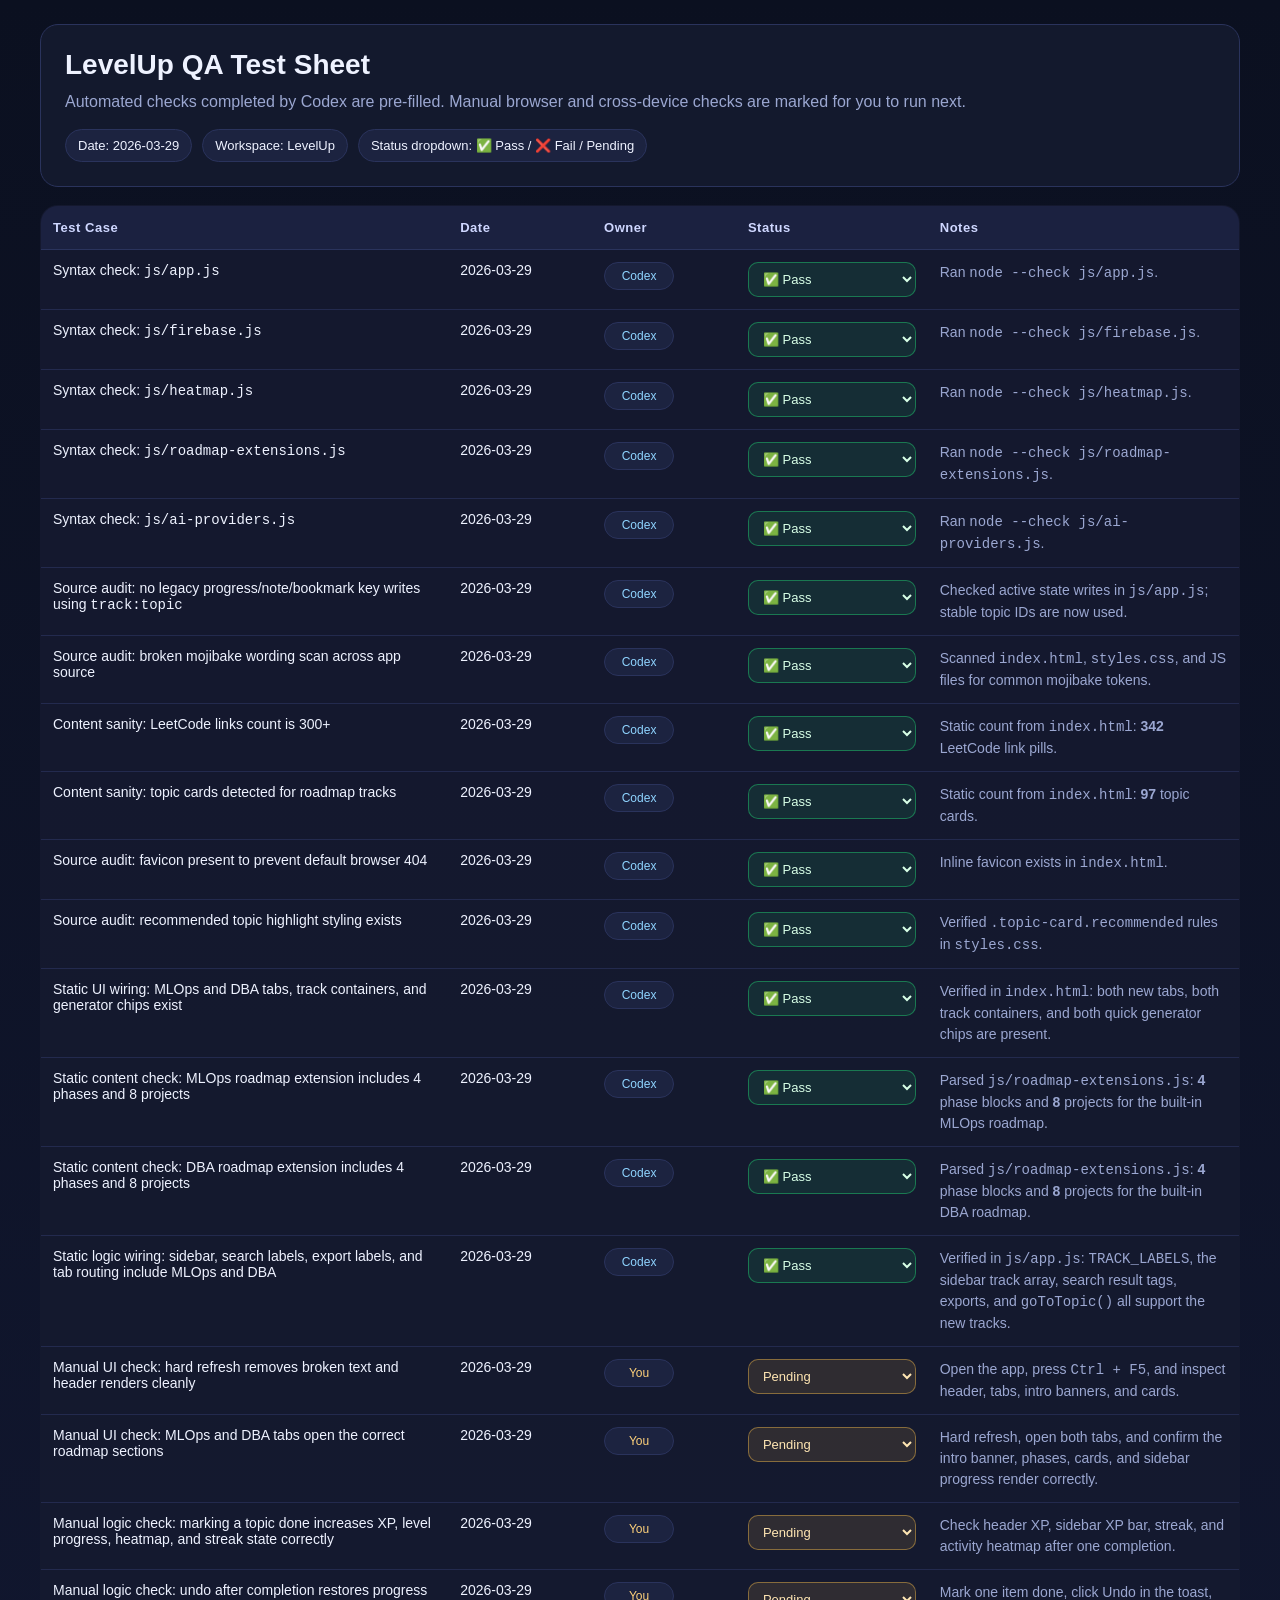
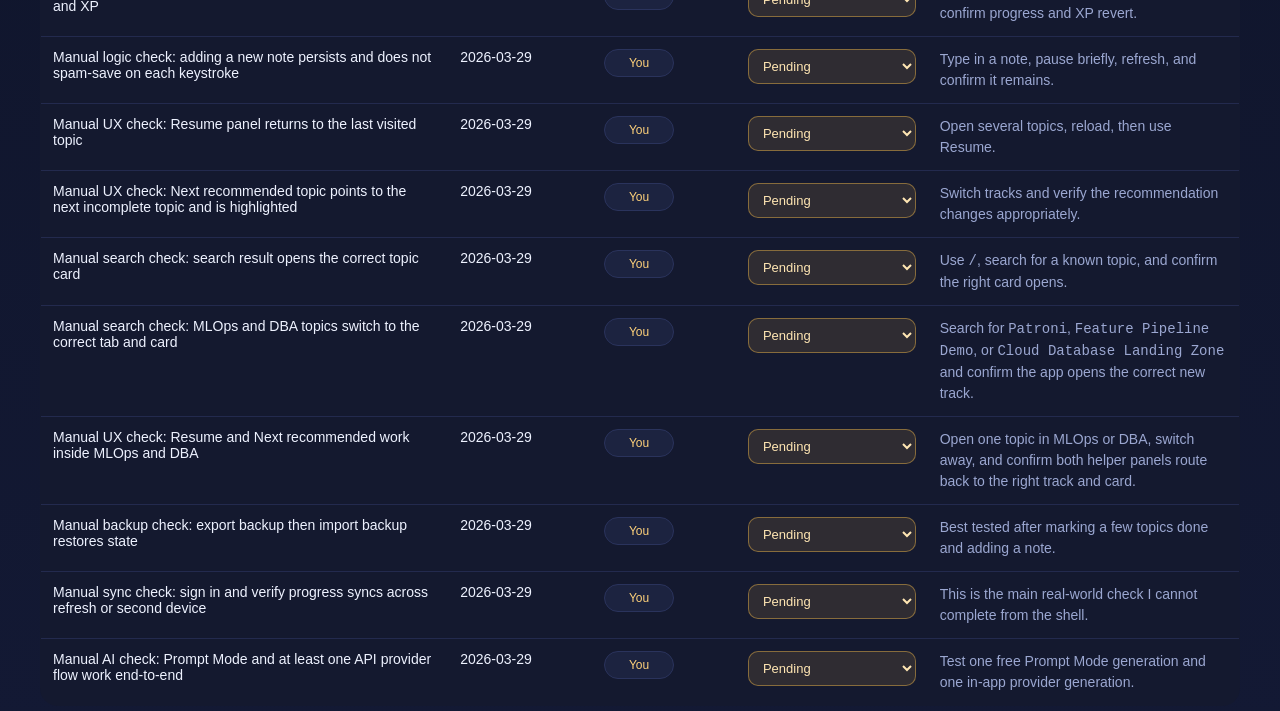
<file: qa-test-sheet.html>
<!DOCTYPE html>
<html lang="en">
<head>
<meta charset="UTF-8">
<meta name="viewport" content="width=device-width, initial-scale=1.0">
<title>LevelUp QA Test Sheet</title>
<style>
  :root{
    --bg:#0c1020;
    --panel:#151a2f;
    --panel-2:#1c2340;
    --line:#2a335c;
    --text:#eef2ff;
    --muted:#9ba7d1;
    --pass:#21c36f;
    --fail:#e34d5d;
    --pending:#f2b94b;
  }
  *{box-sizing:border-box}
  body{
    margin:0;
    background:linear-gradient(180deg,#0b1020,#131934);
    color:var(--text);
    font-family:Segoe UI,Arial,sans-serif;
    padding:24px;
  }
  .wrap{
    max-width:1200px;
    margin:0 auto;
  }
  .hero{
    background:rgba(21,26,47,.9);
    border:1px solid var(--line);
    border-radius:18px;
    padding:24px;
    margin-bottom:18px;
  }
  h1{
    margin:0 0 8px;
    font-size:28px;
  }
  p{
    margin:0;
    color:var(--muted);
    line-height:1.6;
  }
  .meta{
    margin-top:14px;
    display:flex;
    gap:10px;
    flex-wrap:wrap;
  }
  .pill{
    padding:8px 12px;
    border-radius:999px;
    background:var(--panel-2);
    border:1px solid var(--line);
    font-size:13px;
  }
  table{
    width:100%;
    border-collapse:collapse;
    background:rgba(21,26,47,.92);
    border:1px solid var(--line);
    border-radius:18px;
    overflow:hidden;
  }
  thead th{
    text-align:left;
    font-size:13px;
    letter-spacing:.04em;
    color:#cfd7ff;
    background:#1b2140;
    padding:14px 12px;
    border-bottom:1px solid var(--line);
  }
  tbody td{
    padding:12px;
    border-bottom:1px solid rgba(42,51,92,.7);
    vertical-align:top;
    font-size:14px;
  }
  tbody tr:last-child td{
    border-bottom:none;
  }
  .owner-badge{
    display:inline-block;
    min-width:70px;
    padding:6px 10px;
    border-radius:999px;
    border:1px solid var(--line);
    background:var(--panel-2);
    font-size:12px;
    text-align:center;
  }
  .owner-codex{ color:#8fd4ff; }
  .owner-user{ color:#ffd27a; }
  select{
    width:100%;
    padding:8px 10px;
    border-radius:10px;
    border:1px solid var(--line);
    background:#11162d;
    color:var(--text);
    font-size:13px;
    outline:none;
  }
  select.pass{
    border-color:rgba(33,195,111,.5);
    color:#d8ffe7;
    background:rgba(33,195,111,.12);
  }
  select.fail{
    border-color:rgba(227,77,93,.5);
    color:#ffd8dd;
    background:rgba(227,77,93,.12);
  }
  select.pending{
    border-color:rgba(242,185,75,.45);
    color:#ffe6b3;
    background:rgba(242,185,75,.12);
  }
  .note{
    color:var(--muted);
    line-height:1.5;
  }
</style>
</head>
<body>
  <div class="wrap">
    <div class="hero">
      <h1>LevelUp QA Test Sheet</h1>
      <p>Automated checks completed by Codex are pre-filled. Manual browser and cross-device checks are marked for you to run next.</p>
      <div class="meta">
        <div class="pill">Date: 2026-03-29</div>
        <div class="pill">Workspace: LevelUp</div>
        <div class="pill" id="statusLegend">Status dropdown: &#9989; Pass / &#10060; Fail / Pending</div>
        <div class="pill">Status dropdown: ✅ Pass / ❌ Fail / Pending</div>
      </div>
    </div>

    <table>
      <thead>
        <tr>
          <th style="width:34%">Test Case</th>
          <th style="width:12%">Date</th>
          <th style="width:12%">Owner</th>
          <th style="width:16%">Status</th>
          <th style="width:26%">Notes</th>
        </tr>
      </thead>
      <tbody>
        <tr>
          <td>Syntax check: <code>js/app.js</code></td>
          <td>2026-03-29</td>
          <td><span class="owner-badge owner-codex">Codex</span></td>
          <td>
            <select class="pass">
              <option selected>✅ Pass</option>
              <option>❌ Fail</option>
              <option>Pending</option>
            </select>
          </td>
          <td class="note">Ran <code>node --check js/app.js</code>.</td>
        </tr>
        <tr>
          <td>Syntax check: <code>js/firebase.js</code></td>
          <td>2026-03-29</td>
          <td><span class="owner-badge owner-codex">Codex</span></td>
          <td>
            <select class="pass">
              <option selected>✅ Pass</option>
              <option>❌ Fail</option>
              <option>Pending</option>
            </select>
          </td>
          <td class="note">Ran <code>node --check js/firebase.js</code>.</td>
        </tr>
        <tr>
          <td>Syntax check: <code>js/heatmap.js</code></td>
          <td>2026-03-29</td>
          <td><span class="owner-badge owner-codex">Codex</span></td>
          <td>
            <select class="pass">
              <option selected>✅ Pass</option>
              <option>❌ Fail</option>
              <option>Pending</option>
            </select>
          </td>
          <td class="note">Ran <code>node --check js/heatmap.js</code>.</td>
        </tr>
        <tr>
          <td>Syntax check: <code>js/roadmap-extensions.js</code></td>
          <td>2026-03-29</td>
          <td><span class="owner-badge owner-codex">Codex</span></td>
          <td>
            <select class="pass">
              <option selected>✅ Pass</option>
              <option>❌ Fail</option>
              <option>Pending</option>
            </select>
          </td>
          <td class="note">Ran <code>node --check js/roadmap-extensions.js</code>.</td>
        </tr>
        <tr>
          <td>Syntax check: <code>js/ai-providers.js</code></td>
          <td>2026-03-29</td>
          <td><span class="owner-badge owner-codex">Codex</span></td>
          <td>
            <select class="pass">
              <option selected>✅ Pass</option>
              <option>❌ Fail</option>
              <option>Pending</option>
            </select>
          </td>
          <td class="note">Ran <code>node --check js/ai-providers.js</code>.</td>
        </tr>
        <tr>
          <td>Source audit: no legacy progress/note/bookmark key writes using <code>track:topic</code></td>
          <td>2026-03-29</td>
          <td><span class="owner-badge owner-codex">Codex</span></td>
          <td>
            <select class="pass">
              <option selected>✅ Pass</option>
              <option>❌ Fail</option>
              <option>Pending</option>
            </select>
          </td>
          <td class="note">Checked active state writes in <code>js/app.js</code>; stable topic IDs are now used.</td>
        </tr>
        <tr>
          <td>Source audit: broken mojibake wording scan across app source</td>
          <td>2026-03-29</td>
          <td><span class="owner-badge owner-codex">Codex</span></td>
          <td>
            <select class="pass">
              <option selected>✅ Pass</option>
              <option>❌ Fail</option>
              <option>Pending</option>
            </select>
          </td>
          <td class="note">Scanned <code>index.html</code>, <code>styles.css</code>, and JS files for common mojibake tokens.</td>
        </tr>
        <tr>
          <td>Content sanity: LeetCode links count is 300+</td>
          <td>2026-03-29</td>
          <td><span class="owner-badge owner-codex">Codex</span></td>
          <td>
            <select class="pass">
              <option selected>✅ Pass</option>
              <option>❌ Fail</option>
              <option>Pending</option>
            </select>
          </td>
          <td class="note">Static count from <code>index.html</code>: <strong>342</strong> LeetCode link pills.</td>
        </tr>
        <tr>
          <td>Content sanity: topic cards detected for roadmap tracks</td>
          <td>2026-03-29</td>
          <td><span class="owner-badge owner-codex">Codex</span></td>
          <td>
            <select class="pass">
              <option selected>✅ Pass</option>
              <option>❌ Fail</option>
              <option>Pending</option>
            </select>
          </td>
          <td class="note">Static count from <code>index.html</code>: <strong>97</strong> topic cards.</td>
        </tr>
        <tr>
          <td>Source audit: favicon present to prevent default browser 404</td>
          <td>2026-03-29</td>
          <td><span class="owner-badge owner-codex">Codex</span></td>
          <td>
            <select class="pass">
              <option selected>✅ Pass</option>
              <option>❌ Fail</option>
              <option>Pending</option>
            </select>
          </td>
          <td class="note">Inline favicon exists in <code>index.html</code>.</td>
        </tr>
        <tr>
          <td>Source audit: recommended topic highlight styling exists</td>
          <td>2026-03-29</td>
          <td><span class="owner-badge owner-codex">Codex</span></td>
          <td>
            <select class="pass">
              <option selected>✅ Pass</option>
              <option>❌ Fail</option>
              <option>Pending</option>
            </select>
          </td>
          <td class="note">Verified <code>.topic-card.recommended</code> rules in <code>styles.css</code>.</td>
        </tr>
        <tr>
          <td>Static UI wiring: MLOps and DBA tabs, track containers, and generator chips exist</td>
          <td>2026-03-29</td>
          <td><span class="owner-badge owner-codex">Codex</span></td>
          <td>
            <select class="pass">
              <option selected>&#9989; Pass</option>
              <option>&#10060; Fail</option>
              <option>Pending</option>
            </select>
          </td>
          <td class="note">Verified in <code>index.html</code>: both new tabs, both track containers, and both quick generator chips are present.</td>
        </tr>
        <tr>
          <td>Static content check: MLOps roadmap extension includes 4 phases and 8 projects</td>
          <td>2026-03-29</td>
          <td><span class="owner-badge owner-codex">Codex</span></td>
          <td>
            <select class="pass">
              <option selected>&#9989; Pass</option>
              <option>&#10060; Fail</option>
              <option>Pending</option>
            </select>
          </td>
          <td class="note">Parsed <code>js/roadmap-extensions.js</code>: <strong>4</strong> phase blocks and <strong>8</strong> projects for the built-in MLOps roadmap.</td>
        </tr>
        <tr>
          <td>Static content check: DBA roadmap extension includes 4 phases and 8 projects</td>
          <td>2026-03-29</td>
          <td><span class="owner-badge owner-codex">Codex</span></td>
          <td>
            <select class="pass">
              <option selected>&#9989; Pass</option>
              <option>&#10060; Fail</option>
              <option>Pending</option>
            </select>
          </td>
          <td class="note">Parsed <code>js/roadmap-extensions.js</code>: <strong>4</strong> phase blocks and <strong>8</strong> projects for the built-in DBA roadmap.</td>
        </tr>
        <tr>
          <td>Static logic wiring: sidebar, search labels, export labels, and tab routing include MLOps and DBA</td>
          <td>2026-03-29</td>
          <td><span class="owner-badge owner-codex">Codex</span></td>
          <td>
            <select class="pass">
              <option selected>&#9989; Pass</option>
              <option>&#10060; Fail</option>
              <option>Pending</option>
            </select>
          </td>
          <td class="note">Verified in <code>js/app.js</code>: <code>TRACK_LABELS</code>, the sidebar track array, search result tags, exports, and <code>goToTopic()</code> all support the new tracks.</td>
        </tr>
        <tr>
          <td>Manual UI check: hard refresh removes broken text and header renders cleanly</td>
          <td>2026-03-29</td>
          <td><span class="owner-badge owner-user">You</span></td>
          <td>
            <select class="pending">
              <option selected>Pending</option>
              <option>✅ Pass</option>
              <option>❌ Fail</option>
            </select>
          </td>
          <td class="note">Open the app, press <code>Ctrl + F5</code>, and inspect header, tabs, intro banners, and cards.</td>
        </tr>
        <tr>
          <td>Manual UI check: MLOps and DBA tabs open the correct roadmap sections</td>
          <td>2026-03-29</td>
          <td><span class="owner-badge owner-user">You</span></td>
          <td>
            <select class="pending">
              <option selected>Pending</option>
              <option>&#9989; Pass</option>
              <option>&#10060; Fail</option>
            </select>
          </td>
          <td class="note">Hard refresh, open both tabs, and confirm the intro banner, phases, cards, and sidebar progress render correctly.</td>
        </tr>
        <tr>
          <td>Manual logic check: marking a topic done increases XP, level progress, heatmap, and streak state correctly</td>
          <td>2026-03-29</td>
          <td><span class="owner-badge owner-user">You</span></td>
          <td>
            <select class="pending">
              <option selected>Pending</option>
              <option>✅ Pass</option>
              <option>❌ Fail</option>
            </select>
          </td>
          <td class="note">Check header XP, sidebar XP bar, streak, and activity heatmap after one completion.</td>
        </tr>
        <tr>
          <td>Manual logic check: undo after completion restores progress and XP</td>
          <td>2026-03-29</td>
          <td><span class="owner-badge owner-user">You</span></td>
          <td>
            <select class="pending">
              <option selected>Pending</option>
              <option>✅ Pass</option>
              <option>❌ Fail</option>
            </select>
          </td>
          <td class="note">Mark one item done, click Undo in the toast, confirm progress and XP revert.</td>
        </tr>
        <tr>
          <td>Manual logic check: adding a new note persists and does not spam-save on each keystroke</td>
          <td>2026-03-29</td>
          <td><span class="owner-badge owner-user">You</span></td>
          <td>
            <select class="pending">
              <option selected>Pending</option>
              <option>✅ Pass</option>
              <option>❌ Fail</option>
            </select>
          </td>
          <td class="note">Type in a note, pause briefly, refresh, and confirm it remains.</td>
        </tr>
        <tr>
          <td>Manual UX check: Resume panel returns to the last visited topic</td>
          <td>2026-03-29</td>
          <td><span class="owner-badge owner-user">You</span></td>
          <td>
            <select class="pending">
              <option selected>Pending</option>
              <option>✅ Pass</option>
              <option>❌ Fail</option>
            </select>
          </td>
          <td class="note">Open several topics, reload, then use Resume.</td>
        </tr>
        <tr>
          <td>Manual UX check: Next recommended topic points to the next incomplete topic and is highlighted</td>
          <td>2026-03-29</td>
          <td><span class="owner-badge owner-user">You</span></td>
          <td>
            <select class="pending">
              <option selected>Pending</option>
              <option>✅ Pass</option>
              <option>❌ Fail</option>
            </select>
          </td>
          <td class="note">Switch tracks and verify the recommendation changes appropriately.</td>
        </tr>
        <tr>
          <td>Manual search check: search result opens the correct topic card</td>
          <td>2026-03-29</td>
          <td><span class="owner-badge owner-user">You</span></td>
          <td>
            <select class="pending">
              <option selected>Pending</option>
              <option>✅ Pass</option>
              <option>❌ Fail</option>
            </select>
          </td>
          <td class="note">Use <code>/</code>, search for a known topic, and confirm the right card opens.</td>
        </tr>
        <tr>
          <td>Manual search check: MLOps and DBA topics switch to the correct tab and card</td>
          <td>2026-03-29</td>
          <td><span class="owner-badge owner-user">You</span></td>
          <td>
            <select class="pending">
              <option selected>Pending</option>
              <option>&#9989; Pass</option>
              <option>&#10060; Fail</option>
            </select>
          </td>
          <td class="note">Search for <code>Patroni</code>, <code>Feature Pipeline Demo</code>, or <code>Cloud Database Landing Zone</code> and confirm the app opens the correct new track.</td>
        </tr>
        <tr>
          <td>Manual UX check: Resume and Next recommended work inside MLOps and DBA</td>
          <td>2026-03-29</td>
          <td><span class="owner-badge owner-user">You</span></td>
          <td>
            <select class="pending">
              <option selected>Pending</option>
              <option>&#9989; Pass</option>
              <option>&#10060; Fail</option>
            </select>
          </td>
          <td class="note">Open one topic in MLOps or DBA, switch away, and confirm both helper panels route back to the right track and card.</td>
        </tr>
        <tr>
          <td>Manual backup check: export backup then import backup restores state</td>
          <td>2026-03-29</td>
          <td><span class="owner-badge owner-user">You</span></td>
          <td>
            <select class="pending">
              <option selected>Pending</option>
              <option>✅ Pass</option>
              <option>❌ Fail</option>
            </select>
          </td>
          <td class="note">Best tested after marking a few topics done and adding a note.</td>
        </tr>
        <tr>
          <td>Manual sync check: sign in and verify progress syncs across refresh or second device</td>
          <td>2026-03-29</td>
          <td><span class="owner-badge owner-user">You</span></td>
          <td>
            <select class="pending">
              <option selected>Pending</option>
              <option>✅ Pass</option>
              <option>❌ Fail</option>
            </select>
          </td>
          <td class="note">This is the main real-world check I cannot complete from the shell.</td>
        </tr>
        <tr>
          <td>Manual AI check: Prompt Mode and at least one API provider flow work end-to-end</td>
          <td>2026-03-29</td>
          <td><span class="owner-badge owner-user">You</span></td>
          <td>
            <select class="pending">
              <option selected>Pending</option>
              <option>✅ Pass</option>
              <option>❌ Fail</option>
            </select>
          </td>
          <td class="note">Test one free Prompt Mode generation and one in-app provider generation.</td>
        </tr>
      </tbody>
    </table>
  </div>

  <script>
    document.querySelectorAll('option').forEach((option) => {
      if (option.textContent.includes('Pass')) option.textContent = '✅ Pass';
      else if (option.textContent.includes('Fail')) option.textContent = '❌ Fail';
      else if (option.textContent.includes('Pending')) option.textContent = 'Pending';
    });
    document.querySelectorAll('.meta .pill').forEach((pill) => {
      if (pill.id !== 'statusLegend' && pill.textContent.includes('Status dropdown')) {
        pill.remove();
      }
    });
    const legend = document.getElementById('statusLegend');
    if (legend) legend.innerHTML = 'Status dropdown: ✅ Pass / ❌ Fail / Pending';

    document.querySelectorAll('select').forEach((select) => {
      const applyClass = () => {
        select.classList.remove('pass', 'fail', 'pending');
        if (select.value.includes('Pass')) select.classList.add('pass');
        else if (select.value.includes('Fail')) select.classList.add('fail');
        else select.classList.add('pending');
      };
      select.addEventListener('change', applyClass);
      applyClass();
    });
  </script>
</body>
</html>
</file>
